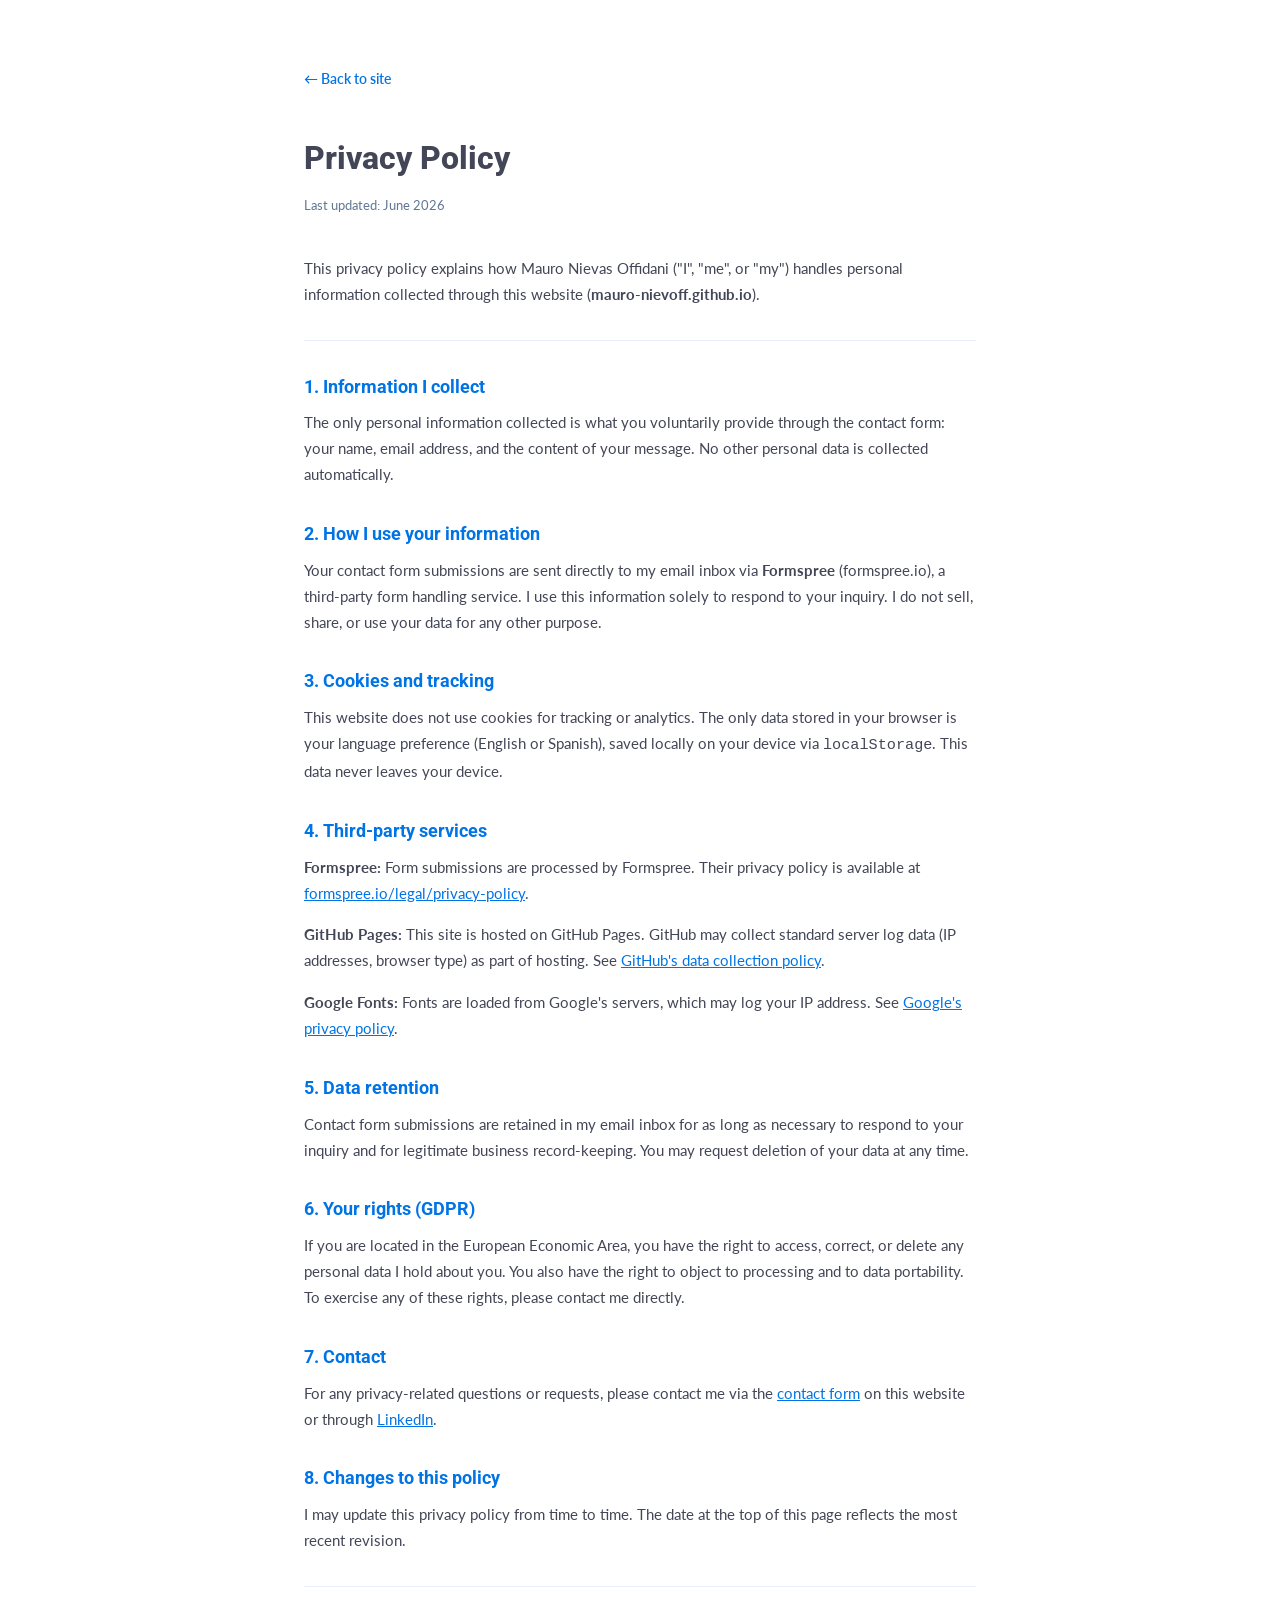
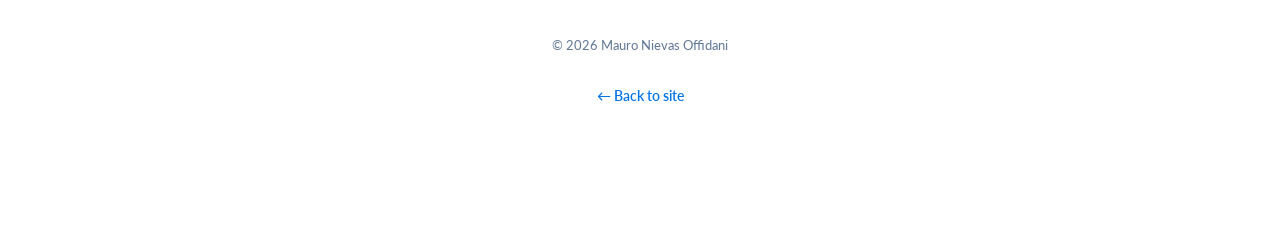
<file: privacy.html>
<!DOCTYPE html>
<html lang="en">
<head>
  <meta charset="UTF-8" />
  <meta name="viewport" content="width=device-width, initial-scale=1.0" />
  <title>Privacy Policy — Mauro Nievas Offidani</title>
  <link rel="icon" type="image/svg+xml" href="data:image/svg+xml,<svg xmlns='http://www.w3.org/2000/svg' viewBox='0 0 64 64'><rect width='64' height='64' rx='12' fill='%230073E5'/><text x='50%25' y='54%25' dominant-baseline='middle' text-anchor='middle' font-family='Georgia,serif' font-weight='800' font-size='42' fill='white'>M</text></svg>">
  <link rel="preconnect" href="https://fonts.googleapis.com" />
  <link rel="preconnect" href="https://fonts.gstatic.com" crossorigin />
  <link href="https://fonts.googleapis.com/css2?family=Roboto:wght@400,500,700,800&family=Lato:wght@300,400,700&display=swap" rel="stylesheet" />
  <style>
    *, *::before, *::after { box-sizing: border-box; margin: 0; padding: 0; }
    :root {
      --blue: #0073E5;
      --blue-pale: #E7EFFF;
      --dark: #434656;
      --muted: #617795;
      --white: #FFFFFF;
    }
    body {
      font-family: 'Lato', sans-serif;
      color: var(--dark);
      background: var(--white);
      line-height: 1.7;
    }
    .container {
      max-width: 720px;
      margin: 0 auto;
      padding: 4rem 1.5rem 5rem;
    }
    .back-link {
      display: inline-flex;
      align-items: center;
      gap: 0.4rem;
      font-size: 0.85rem;
      font-weight: 600;
      color: var(--blue);
      text-decoration: none;
      margin-bottom: 2.5rem;
    }
    .back-link:hover { text-decoration: underline; }
    h1 {
      font-family: 'Roboto', sans-serif;
      font-size: 2rem;
      font-weight: 800;
      color: var(--dark);
      margin-bottom: 0.5rem;
    }
    .updated {
      font-size: 0.82rem;
      color: var(--muted);
      margin-bottom: 2.5rem;
    }
    h2 {
      font-family: 'Roboto', sans-serif;
      font-size: 1.1rem;
      font-weight: 700;
      color: var(--blue);
      margin-top: 2rem;
      margin-bottom: 0.5rem;
    }
    p { margin-bottom: 1rem; color: var(--dark); font-size: 0.95rem; }
    a { color: var(--blue); }
    .divider {
      border: none;
      border-top: 1px solid var(--blue-pale);
      margin: 2rem 0;
    }
    .footer {
      text-align: center;
      font-size: 0.8rem;
      color: var(--muted);
      margin-top: 3rem;
    }
  </style>
</head>
<body>
  <div class="container">
    <a class="back-link" href="/">← Back to site</a>

    <h1>Privacy Policy</h1>
    <p class="updated">Last updated: June 2026</p>

    <p>This privacy policy explains how Mauro Nievas Offidani ("I", "me", or "my") handles personal information collected through this website (<strong>mauro-nievoff.github.io</strong>).</p>

    <hr class="divider">

    <h2>1. Information I collect</h2>
    <p>The only personal information collected is what you voluntarily provide through the contact form: your name, email address, and the content of your message. No other personal data is collected automatically.</p>

    <h2>2. How I use your information</h2>
    <p>Your contact form submissions are sent directly to my email inbox via <strong>Formspree</strong> (formspree.io), a third-party form handling service. I use this information solely to respond to your inquiry. I do not sell, share, or use your data for any other purpose.</p>

    <h2>3. Cookies and tracking</h2>
    <p>This website does not use cookies for tracking or analytics. The only data stored in your browser is your language preference (English or Spanish), saved locally on your device via <code>localStorage</code>. This data never leaves your device.</p>

    <h2>4. Third-party services</h2>
    <p><strong>Formspree:</strong> Form submissions are processed by Formspree. Their privacy policy is available at <a href="https://formspree.io/legal/privacy-policy" target="_blank">formspree.io/legal/privacy-policy</a>.</p>
    <p><strong>GitHub Pages:</strong> This site is hosted on GitHub Pages. GitHub may collect standard server log data (IP addresses, browser type) as part of hosting. See <a href="https://docs.github.com/en/pages/getting-started-with-github-pages/about-github-pages#data-collection" target="_blank">GitHub's data collection policy</a>.</p>
    <p><strong>Google Fonts:</strong> Fonts are loaded from Google's servers, which may log your IP address. See <a href="https://policies.google.com/privacy" target="_blank">Google's privacy policy</a>.</p>

    <h2>5. Data retention</h2>
    <p>Contact form submissions are retained in my email inbox for as long as necessary to respond to your inquiry and for legitimate business record-keeping. You may request deletion of your data at any time.</p>

    <h2>6. Your rights (GDPR)</h2>
    <p>If you are located in the European Economic Area, you have the right to access, correct, or delete any personal data I hold about you. You also have the right to object to processing and to data portability. To exercise any of these rights, please contact me directly.</p>

    <h2>7. Contact</h2>
    <p>For any privacy-related questions or requests, please contact me via the <a href="/#contact">contact form</a> on this website or through <a href="https://www.linkedin.com/in/mauronievasoffidani/" target="_blank">LinkedIn</a>.</p>

    <h2>8. Changes to this policy</h2>
    <p>I may update this privacy policy from time to time. The date at the top of this page reflects the most recent revision.</p>

    <hr class="divider">
    <div class="footer">© 2026 Mauro Nievas Offidani</div>
    <div style="text-align:center; margin-top: 1.5rem;">
      <a class="back-link" href="/">← Back to site</a>
    </div>
  </div>
</body>
</html>
</file>
